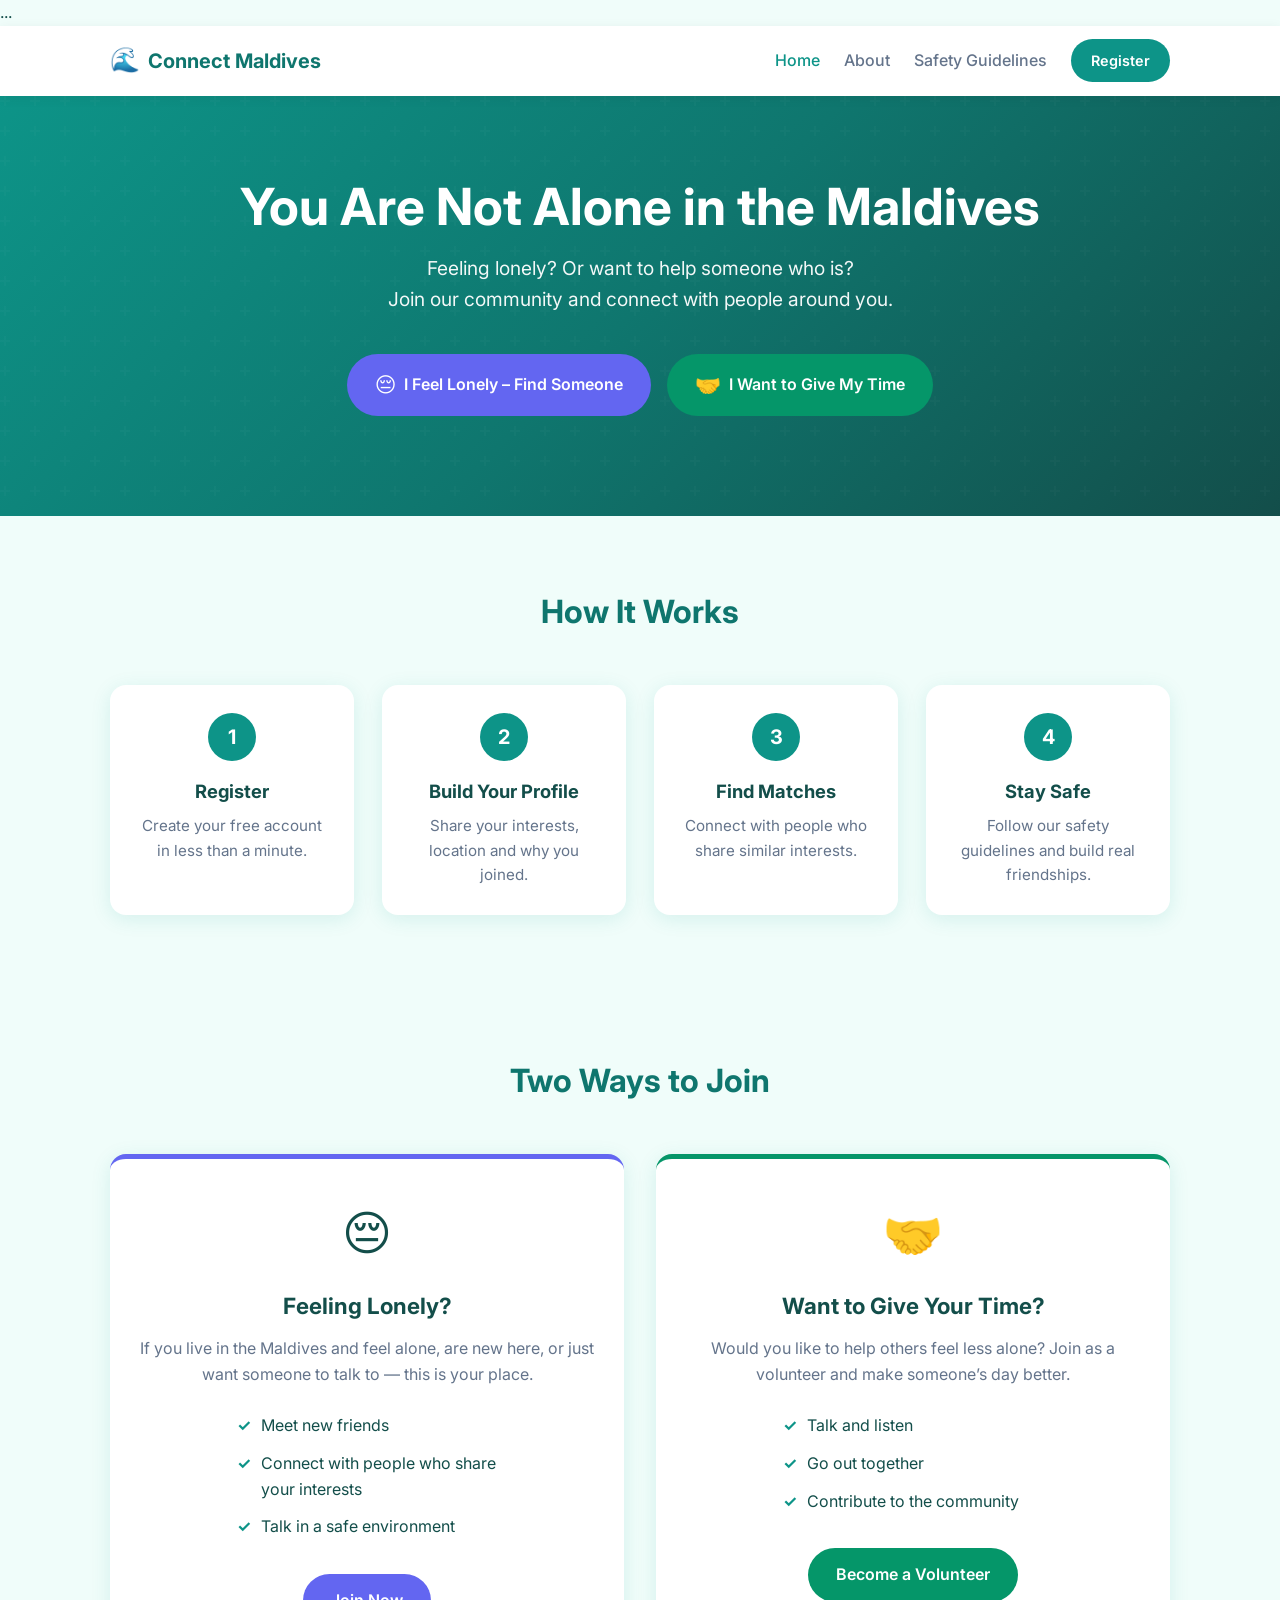
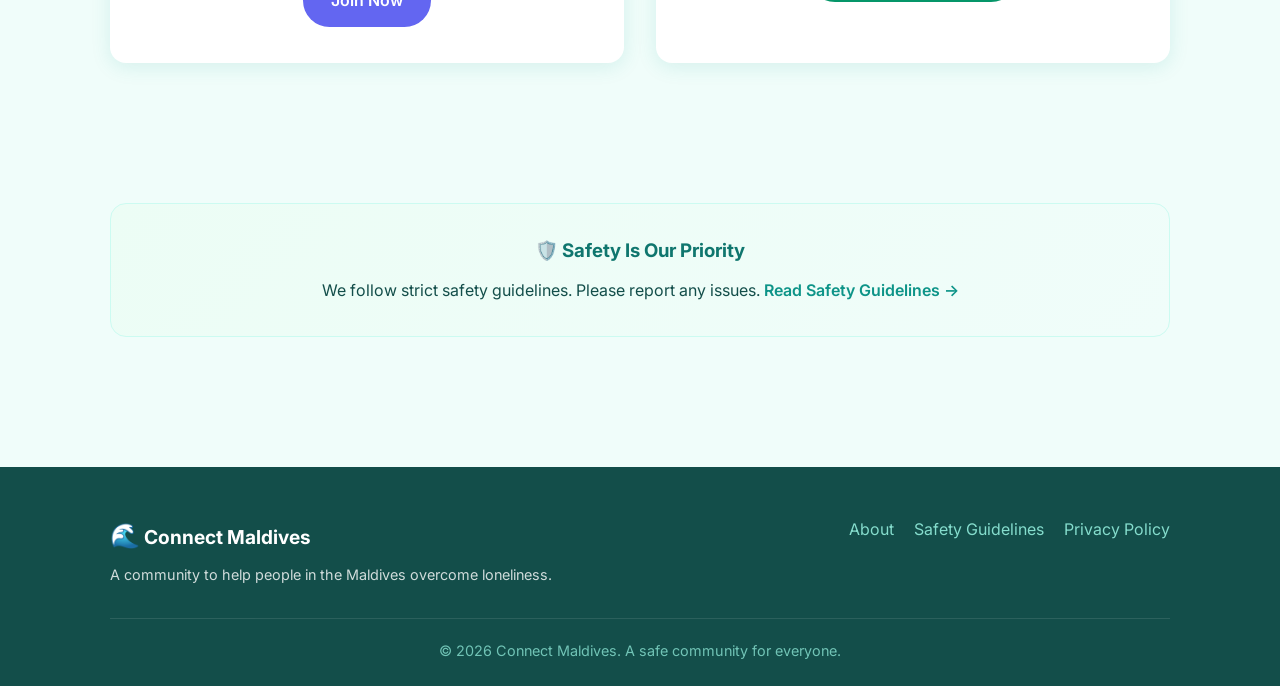
<file: index.html>
<!DOCTYPE html>
<html lang="en">
<head>
  <meta charset="UTF-8" />
  <meta name="viewport" content="width=device-width, initial-scale=1.0" />
  <title>Connect Maldives – You Are Not Alone</title>
  <meta name="description" content="A community platform for people living in the Maldives to overcome loneliness. Join and meet new people." />
  <link rel="stylesheet" href="styles.css" />
  <link rel="preconnect" href="https://fonts.googleapis.com" />
  <link rel="preconnect" href="https://fonts.gstatic.com" crossorigin />
  <link href="https://fonts.googleapis.com/css2?family=Inter:wght@400;500;600;700&display=swap" rel="stylesheet" />
  <meta charset="UTF-8" />
  <meta name="viewport" content="width=device-width, initial-scale=1.0" />
  <title>Connect Maldives – You Are Not Alone</title>
  <meta name="description" content="Feeling lonely in the Maldives? Connect Maldives is a free community platform where people living in the Maldives can meet others, make friends, and support each other. Join today.">
  ...
</head>
<body>
  <header class="header">
    <div class="container header-inner">
      <a href="index.html" class="logo">
        <span class="logo-icon">🌊</span>
        <span>Connect Maldives</span>
      </a>
      <nav class="nav">
        <a href="index.html" class="nav-link active">Home</a>
        <a href="about.html" class="nav-link">About</a>
        <a href="guidelines.html" class="nav-link">Safety Guidelines</a>
        <a href="register.html" class="btn btn-primary btn-sm">Register</a>
      </nav>
      <button class="menu-toggle" id="menuToggle" aria-label="Menu">☰</button>
    </div>
  </header>

  <section class="hero">
    <div class="container hero-content">
      <h1>You Are Not Alone in the Maldives</h1>
      <p class="hero-subtitle">
        Feeling lonely? Or want to help someone who is?<br />
        Join our community and connect with people around you.
      </p>
      <div class="hero-buttons">
        <a href="register.html?type=lonely" class="btn btn-lonely">
          <span class="btn-icon">😔</span>
          I Feel Lonely – Find Someone
        </a>
        <a href="register.html?type=helper" class="btn btn-helper">
          <span class="btn-icon">🤝</span>
          I Want to Give My Time
        </a>
      </div>
    </div>
  </section>

  <section class="section how-it-works">
    <div class="container">
      <h2 class="section-title">How It Works</h2>
      <div class="steps">
        <div class="step">
          <div class="step-number">1</div>
          <h3>Register</h3>
          <p>Create your free account in less than a minute.</p>
        </div>
        <div class="step">
          <div class="step-number">2</div>
          <h3>Build Your Profile</h3>
          <p>Share your interests, location and why you joined.</p>
        </div>
        <div class="step">
          <div class="step-number">3</div>
          <h3>Find Matches</h3>
          <p>Connect with people who share similar interests.</p>
        </div>
        <div class="step">
          <div class="step-number">4</div>
          <h3>Stay Safe</h3>
          <p>Follow our safety guidelines and build real friendships.</p>
        </div>
      </div>
    </div>
  </section>

  <section class="section options">
    <div class="container">
      <h2 class="section-title">Two Ways to Join</h2>
      <div class="option-cards">
        <div class="option-card lonely-card">
          <div class="option-icon">😔</div>
          <h3>Feeling Lonely?</h3>
          <p>If you live in the Maldives and feel alone, are new here, or just want someone to talk to — this is your place.</p>
          <ul>
            <li>Meet new friends</li>
            <li>Connect with people who share your interests</li>
            <li>Talk in a safe environment</li>
          </ul>
          <a href="register.html?type=lonely" class="btn btn-lonely">Join Now</a>
        </div>
        <div class="option-card helper-card">
          <div class="option-icon">🤝</div>
          <h3>Want to Give Your Time?</h3>
          <p>Would you like to help others feel less alone? Join as a volunteer and make someone’s day better.</p>
          <ul>
            <li>Talk and listen</li>
            <li>Go out together</li>
            <li>Contribute to the community</li>
          </ul>
          <a href="register.html?type=helper" class="btn btn-helper">Become a Volunteer</a>
        </div>
      </div>
    </div>
  </section>

  <section class="section safety-note">
    <div class="container">
      <div class="safety-box">
        <h3>🛡️ Safety Is Our Priority</h3>
        <p>
          We follow strict safety guidelines. Please report any issues.
          <a href="guidelines.html">Read Safety Guidelines →</a>
        </p>
      </div>
    </div>
  </section>

  <footer class="footer">
    <div class="container">
      <div class="footer-content">
        <div class="footer-brand">
          <span class="logo-icon">🌊</span> Connect Maldives
          <p>A community to help people in the Maldives overcome loneliness.</p>
        </div>
        <div class="footer-links">
          <a href="about.html">About</a>
          <a href="guidelines.html">Safety Guidelines</a>
          <a href="privacy.html">Privacy Policy</a>
        </div>
      </div>
      <div class="footer-bottom">
        <p>© 2026 Connect Maldives. A safe community for everyone.</p>
      </div>
    </div>
  </footer>

  <script src="script.js"></script>
</body>
</html>
</file>
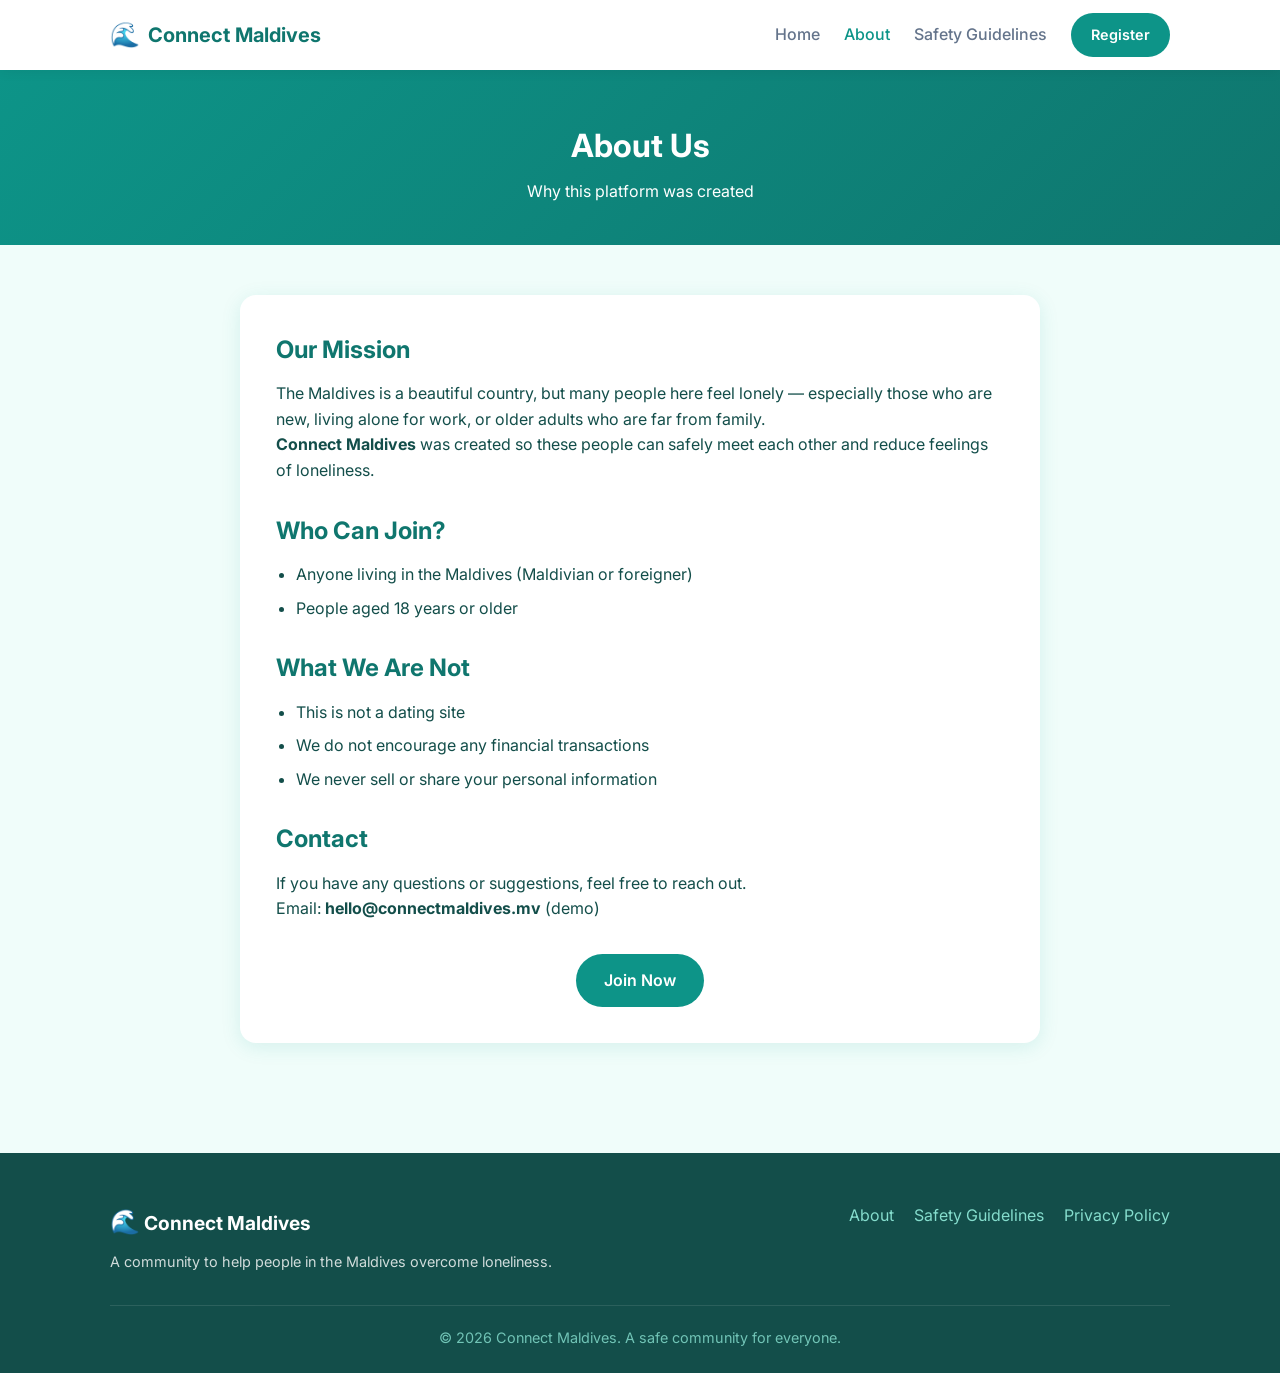
<file: about.html>
<!DOCTYPE html>
<html lang="en">
<head>
  <meta charset="UTF-8" />
  <meta name="viewport" content="width=device-width, initial-scale=1.0" />
  <title>About – Connect Maldives</title>
  <link rel="stylesheet" href="styles.css" />
  <link href="https://fonts.googleapis.com/css2?family=Inter:wght@400;500;600;700&display=swap" rel="stylesheet" />
</head>
<body>
  <header class="header">
    <div class="container header-inner">
      <a href="index.html" class="logo">
        <span class="logo-icon">🌊</span>
        <span>Connect Maldives</span>
      </a>
      <nav class="nav">
        <a href="index.html" class="nav-link">Home</a>
        <a href="about.html" class="nav-link active">About</a>
        <a href="guidelines.html" class="nav-link">Safety Guidelines</a>
        <a href="register.html" class="btn btn-primary btn-sm">Register</a>
      </nav>
      <button class="menu-toggle" id="menuToggle" aria-label="Menu">☰</button>
    </div>
  </header>

  <section class="page-header">
    <div class="container">
      <h1>About Us</h1>
      <p>Why this platform was created</p>
    </div>
  </section>

  <section class="page-content">
    <div class="container">
      <div class="content-box">
        <h2>Our Mission</h2>
        <p>
          The Maldives is a beautiful country, but many people here feel lonely —
          especially those who are new, living alone for work, or older adults who are far from family.
        </p>
        <p>
          <strong>Connect Maldives</strong> was created so these people can safely meet each other
          and reduce feelings of loneliness.
        </p>

        <h2>Who Can Join?</h2>
        <ul>
          <li>Anyone living in the Maldives (Maldivian or foreigner)</li>
          <li>People aged 18 years or older</li>
        </ul>

        <h2>What We Are Not</h2>
        <ul>
          <li>This is not a dating site</li>
          <li>We do not encourage any financial transactions</li>
          <li>We never sell or share your personal information</li>
        </ul>

        <h2>Contact</h2>
        <p>
          If you have any questions or suggestions, feel free to reach out.<br />
          Email: <strong>hello@connectmaldives.mv</strong> (demo)
        </p>

        <div style="margin-top: 32px; text-align: center;">
          <a href="register.html" class="btn btn-primary">Join Now</a>
        </div>
      </div>
    </div>
  </section>

  <footer class="footer">
    <div class="container">
      <div class="footer-content">
        <div class="footer-brand">
          <span class="logo-icon">🌊</span> Connect Maldives
          <p>A community to help people in the Maldives overcome loneliness.</p>
        </div>
        <div class="footer-links">
          <a href="about.html">About</a>
          <a href="guidelines.html">Safety Guidelines</a>
          <a href="privacy.html">Privacy Policy</a>
        </div>
      </div>
      <div class="footer-bottom">
        <p>© 2026 Connect Maldives. A safe community for everyone.</p>
      </div>
    </div>
  </footer>
  <script src="script.js"></script>
</body>
</html>
</file>
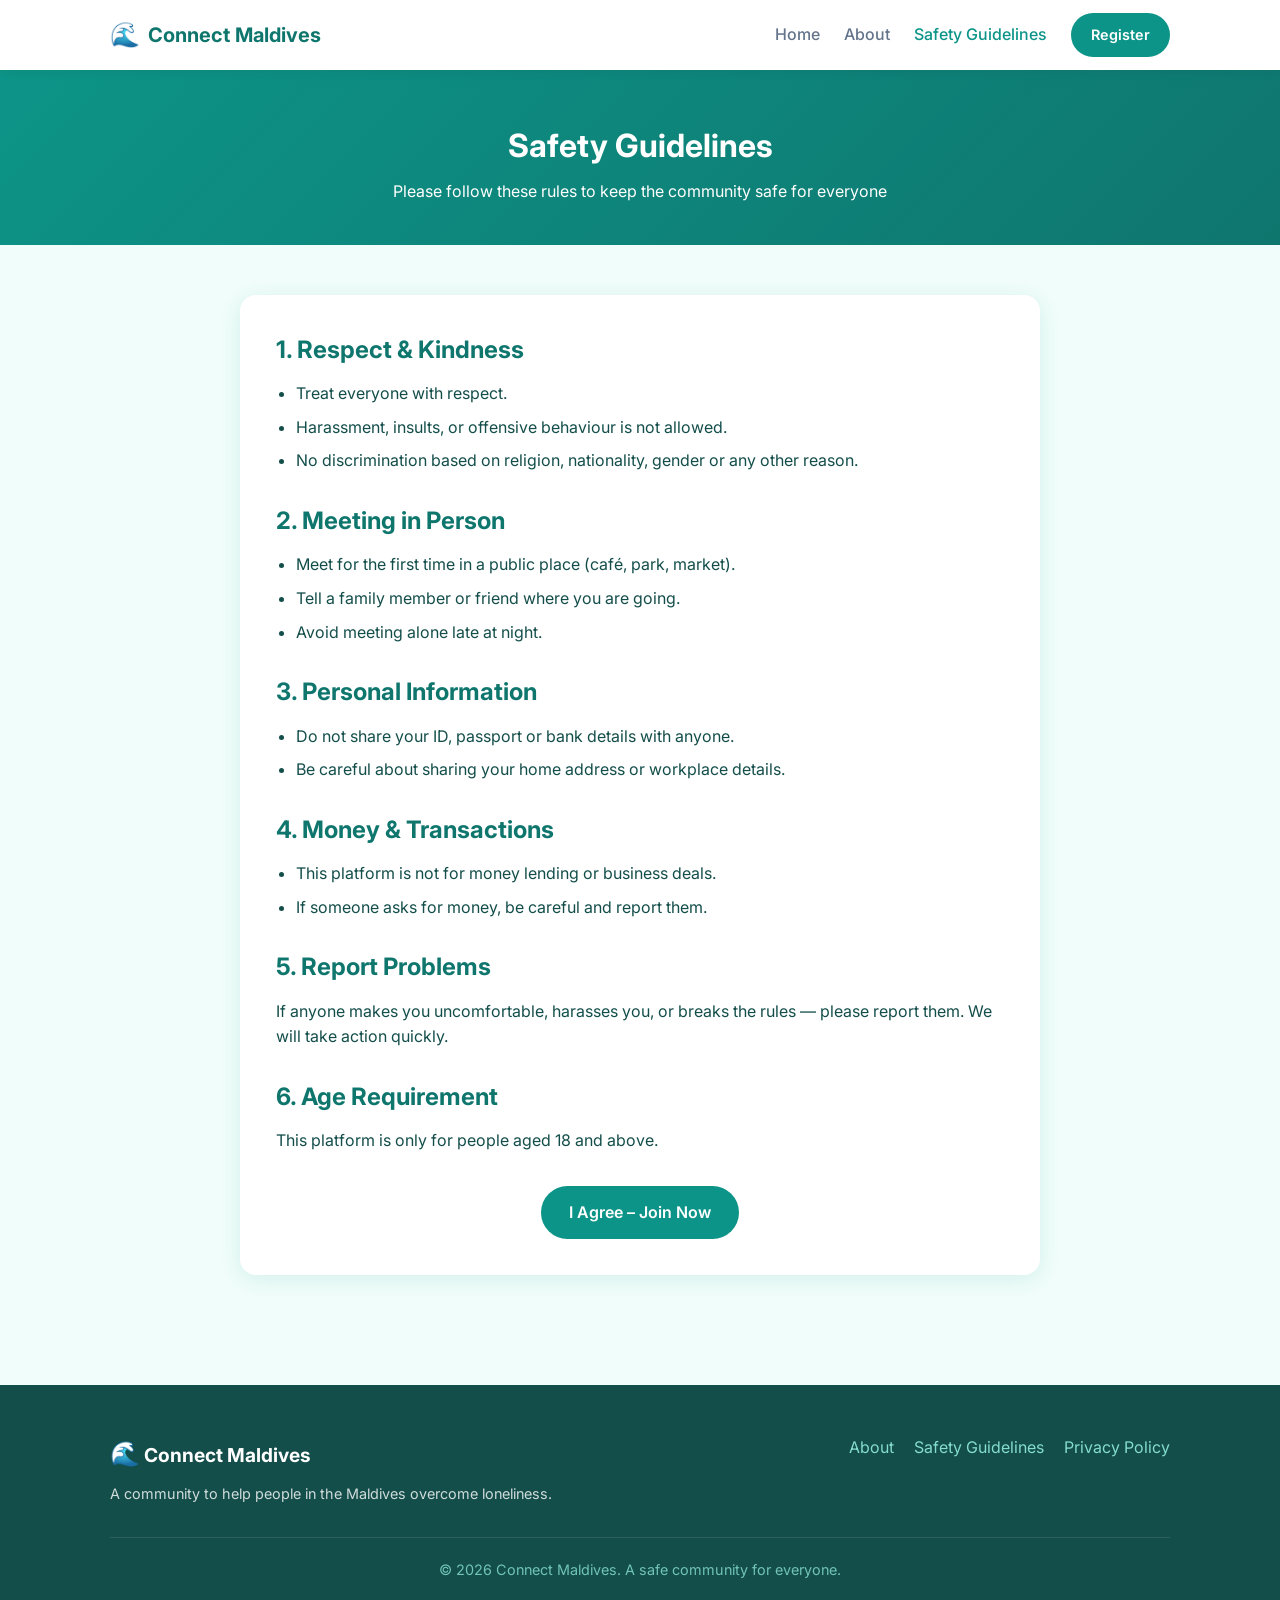
<file: guidelines.html>
<!DOCTYPE html>
<html lang="en">
<head>
  <meta charset="UTF-8" />
  <meta name="viewport" content="width=device-width, initial-scale=1.0" />
  <title>Safety Guidelines – Connect Maldives</title>
  <link rel="stylesheet" href="styles.css" />
  <link href="https://fonts.googleapis.com/css2?family=Inter:wght@400;500;600;700&display=swap" rel="stylesheet" />
</head>
<body>
  <header class="header">
    <div class="container header-inner">
      <a href="index.html" class="logo">
        <span class="logo-icon">🌊</span>
        <span>Connect Maldives</span>
      </a>
      <nav class="nav">
        <a href="index.html" class="nav-link">Home</a>
        <a href="about.html" class="nav-link">About</a>
        <a href="guidelines.html" class="nav-link active">Safety Guidelines</a>
        <a href="register.html" class="btn btn-primary btn-sm">Register</a>
      </nav>
      <button class="menu-toggle" id="menuToggle" aria-label="Menu">☰</button>
    </div>
  </header>

  <section class="page-header">
    <div class="container">
      <h1>Safety Guidelines</h1>
      <p>Please follow these rules to keep the community safe for everyone</p>
    </div>
  </section>

  <section class="page-content">
    <div class="container">
      <div class="content-box">
        <h2>1. Respect & Kindness</h2>
        <ul>
          <li>Treat everyone with respect.</li>
          <li>Harassment, insults, or offensive behaviour is not allowed.</li>
          <li>No discrimination based on religion, nationality, gender or any other reason.</li>
        </ul>

        <h2>2. Meeting in Person</h2>
        <ul>
          <li>Meet for the first time in a public place (café, park, market).</li>
          <li>Tell a family member or friend where you are going.</li>
          <li>Avoid meeting alone late at night.</li>
        </ul>

        <h2>3. Personal Information</h2>
        <ul>
          <li>Do not share your ID, passport or bank details with anyone.</li>
          <li>Be careful about sharing your home address or workplace details.</li>
        </ul>

        <h2>4. Money & Transactions</h2>
        <ul>
          <li>This platform is not for money lending or business deals.</li>
          <li>If someone asks for money, be careful and report them.</li>
        </ul>

        <h2>5. Report Problems</h2>
        <p>
          If anyone makes you uncomfortable, harasses you, or breaks the rules —
          please report them. We will take action quickly.
        </p>

        <h2>6. Age Requirement</h2>
        <p>This platform is only for people aged 18 and above.</p>

        <div style="margin-top: 32px; text-align: center;">
          <a href="register.html" class="btn btn-primary">I Agree – Join Now</a>
        </div>
      </div>
    </div>
  </section>

  <footer class="footer">
    <div class="container">
      <div class="footer-content">
        <div class="footer-brand">
          <span class="logo-icon">🌊</span> Connect Maldives
          <p>A community to help people in the Maldives overcome loneliness.</p>
        </div>
        <div class="footer-links">
          <a href="about.html">About</a>
          <a href="guidelines.html">Safety Guidelines</a>
          <a href="privacy.html">Privacy Policy</a>
        </div>
      </div>
      <div class="footer-bottom">
        <p>© 2026 Connect Maldives. A safe community for everyone.</p>
      </div>
    </div>
  </footer>
  <script src="script.js"></script>
</body>
</html>
</file>
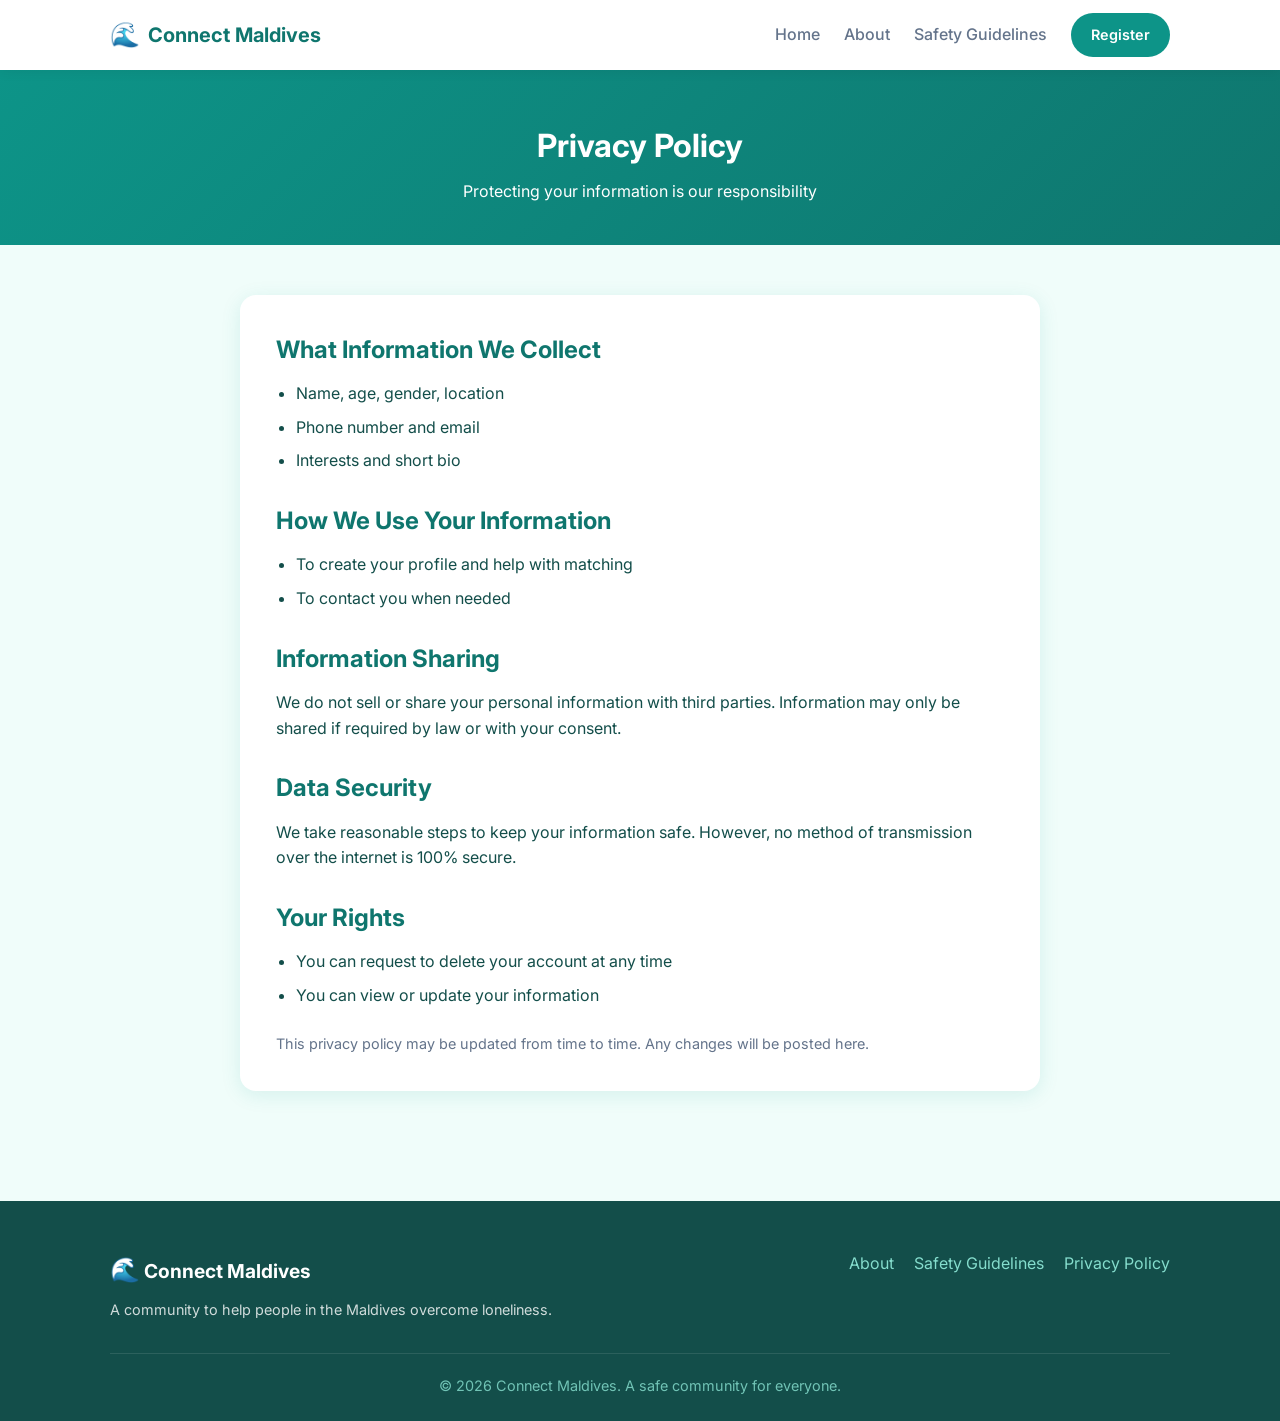
<file: privacy.html>
<!DOCTYPE html>
<html lang="en">
<head>
  <meta charset="UTF-8" />
  <meta name="viewport" content="width=device-width, initial-scale=1.0" />
  <title>Privacy Policy – Connect Maldives</title>
  <link rel="stylesheet" href="styles.css" />
  <link href="https://fonts.googleapis.com/css2?family=Inter:wght@400;500;600;700&display=swap" rel="stylesheet" />
</head>
<body>
  <header class="header">
    <div class="container header-inner">
      <a href="index.html" class="logo">
        <span class="logo-icon">🌊</span>
        <span>Connect Maldives</span>
      </a>
      <nav class="nav">
        <a href="index.html" class="nav-link">Home</a>
        <a href="about.html" class="nav-link">About</a>
        <a href="guidelines.html" class="nav-link">Safety Guidelines</a>
        <a href="register.html" class="btn btn-primary btn-sm">Register</a>
      </nav>
      <button class="menu-toggle" id="menuToggle" aria-label="Menu">☰</button>
    </div>
  </header>

  <section class="page-header">
    <div class="container">
      <h1>Privacy Policy</h1>
      <p>Protecting your information is our responsibility</p>
    </div>
  </section>

  <section class="page-content">
    <div class="container">
      <div class="content-box">
        <h2>What Information We Collect</h2>
        <ul>
          <li>Name, age, gender, location</li>
          <li>Phone number and email</li>
          <li>Interests and short bio</li>
        </ul>

        <h2>How We Use Your Information</h2>
        <ul>
          <li>To create your profile and help with matching</li>
          <li>To contact you when needed</li>
        </ul>

        <h2>Information Sharing</h2>
        <p>
          We do not sell or share your personal information with third parties.
          Information may only be shared if required by law or with your consent.
        </p>

        <h2>Data Security</h2>
        <p>
          We take reasonable steps to keep your information safe.
          However, no method of transmission over the internet is 100% secure.
        </p>

        <h2>Your Rights</h2>
        <ul>
          <li>You can request to delete your account at any time</li>
          <li>You can view or update your information</li>
        </ul>

        <p style="margin-top: 24px; color: var(--gray); font-size: 0.9rem;">
          This privacy policy may be updated from time to time. Any changes will be posted here.
        </p>
      </div>
    </div>
  </section>

  <footer class="footer">
    <div class="container">
      <div class="footer-content">
        <div class="footer-brand">
          <span class="logo-icon">🌊</span> Connect Maldives
          <p>A community to help people in the Maldives overcome loneliness.</p>
        </div>
        <div class="footer-links">
          <a href="about.html">About</a>
          <a href="guidelines.html">Safety Guidelines</a>
          <a href="privacy.html">Privacy Policy</a>
        </div>
      </div>
      <div class="footer-bottom">
        <p>© 2026 Connect Maldives. A safe community for everyone.</p>
      </div>
    </div>
  </footer>
  <script src="script.js"></script>
</body>
</html>
</file>
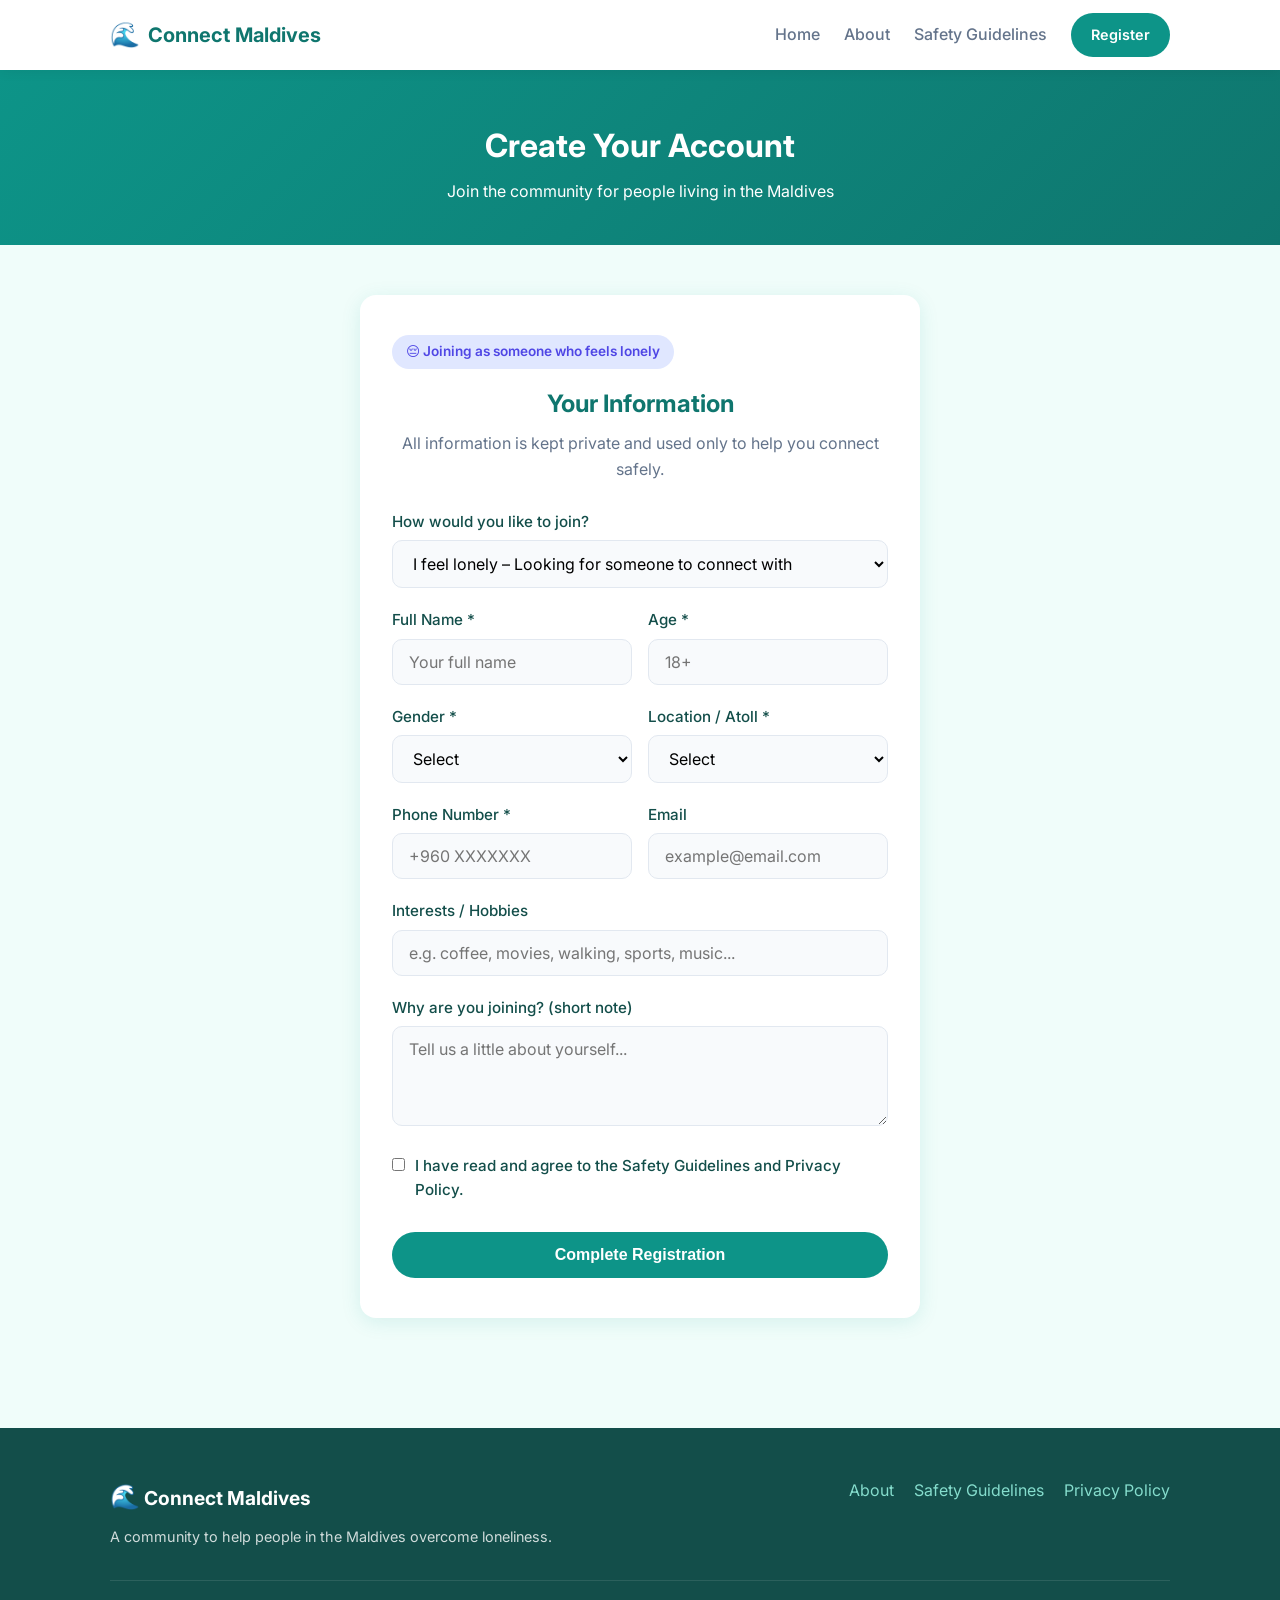
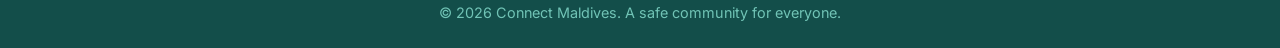
<file: register.html>
<!DOCTYPE html>
<html lang="en">
<head>
  <meta charset="UTF-8" />
  <meta name="viewport" content="width=device-width, initial-scale=1.0" />
  <title>Register – Connect Maldives</title>
  <link rel="stylesheet" href="styles.css" />
  <link href="https://fonts.googleapis.com/css2?family=Inter:wght@400;500;600;700&display=swap" rel="stylesheet" />
</head>
<body>
  <header class="header">
    <div class="container header-inner">
      <a href="index.html" class="logo">
        <span class="logo-icon">🌊</span>
        <span>Connect Maldives</span>
      </a>
      <nav class="nav">
        <a href="index.html" class="nav-link">Home</a>
        <a href="about.html" class="nav-link">About</a>
        <a href="guidelines.html" class="nav-link">Safety Guidelines</a>
        <a href="register.html" class="btn btn-primary btn-sm">Register</a>
      </nav>
      <button class="menu-toggle" id="menuToggle" aria-label="Menu">☰</button>
    </div>
  </header>

  <section class="page-header">
    <div class="container">
      <h1>Create Your Account</h1>
      <p>Join the community for people living in the Maldives</p>
    </div>
  </section>

  <section class="page-content">
    <div class="container">
      <div class="form-section" id="registerForm">
        <div id="typeBadge" class="type-badge type-lonely">😔 Joining as someone who feels lonely</div>
        
        <h2>Your Information</h2>
        <p class="subtitle">All information is kept private and used only to help you connect safely.</p>

        <form id="mainForm">
          <div class="form-group">
            <label for="userType">How would you like to join?</label>
            <select id="userType" name="userType" required>
              <option value="lonely">I feel lonely – Looking for someone to connect with</option>
              <option value="helper">I want to give my time (Volunteer)</option>
            </select>
          </div>

          <div class="form-row">
            <div class="form-group">
              <label for="fullName">Full Name *</label>
              <input type="text" id="fullName" name="fullName" required placeholder="Your full name" />
            </div>
            <div class="form-group">
              <label for="age">Age *</label>
              <input type="number" id="age" name="age" min="18" max="100" required placeholder="18+" />
            </div>
          </div>

          <div class="form-row">
            <div class="form-group">
              <label for="gender">Gender *</label>
              <select id="gender" name="gender" required>
                <option value="">Select</option>
                <option value="male">Male</option>
                <option value="female">Female</option>
                <option value="other">Other / Prefer not to say</option>
              </select>
            </div>
            <div class="form-group">
              <label for="atoll">Location / Atoll *</label>
              <select id="atoll" name="atoll" required>
                <option value="">Select</option>
                <option value="Male">Malé</option>
                <option value="Hulhumale">Hulhumalé</option>
                <option value="Addu">Addu City</option>
                <option value="Haa Alifu">Haa Alifu</option>
                <option value="Haa Dhaalu">Haa Dhaalu</option>
                <option value="Shaviyani">Shaviyani</option>
                <option value="Noonu">Noonu</option>
                <option value="Raa">Raa</option>
                <option value="Baa">Baa</option>
                <option value="Lhaviyani">Lhaviyani</option>
                <option value="Kaafu">Kaafu</option>
                <option value="Alifu Alifu">Alifu Alifu</option>
                <option value="Alifu Dhaalu">Alifu Dhaalu</option>
                <option value="Vaavu">Vaavu</option>
                <option value="Meemu">Meemu</option>
                <option value="Faafu">Faafu</option>
                <option value="Dhaalu">Dhaalu</option>
                <option value="Thaa">Thaa</option>
                <option value="Laamu">Laamu</option>
                <option value="Gaafu Alifu">Gaafu Alifu</option>
                <option value="Gaafu Dhaalu">Gaafu Dhaalu</option>
                <option value="Gnaviyani">Gnaviyani (Fuvahmulah)</option>
                <option value="Other">Other</option>
              </select>
            </div>
          </div>

          <div class="form-row">
            <div class="form-group">
              <label for="phone">Phone Number *</label>
              <input type="tel" id="phone" name="phone" required placeholder="+960 XXXXXXX" />
            </div>
            <div class="form-group">
              <label for="email">Email</label>
              <input type="email" id="email" name="email" placeholder="example@email.com" />
            </div>
          </div>

          <div class="form-group">
            <label for="interests">Interests / Hobbies</label>
            <input type="text" id="interests" name="interests" placeholder="e.g. coffee, movies, walking, sports, music..." />
          </div>

          <div class="form-group">
            <label for="bio">Why are you joining? (short note)</label>
            <textarea id="bio" name="bio" placeholder="Tell us a little about yourself..."></textarea>
          </div>

          <div class="form-group">
            <label style="display: flex; align-items: flex-start; gap: 10px; cursor: pointer;">
              <input type="checkbox" id="agree" required style="width: auto; margin-top: 4px;" />
              <span>I have read and agree to the <a href="guidelines.html" target="_blank">Safety Guidelines</a> and <a href="privacy.html" target="_blank">Privacy Policy</a>.</span>
            </label>
          </div>

          <button type="submit" class="btn btn-primary" style="width: 100%; margin-top: 10px;">
            Complete Registration
          </button>
        </form>
      </div>

      <div class="form-section success-message" id="successMessage">
        <div class="success-icon">✅</div>
        <h2>Registration Successful!</h2>
        <p style="margin: 16px 0 28px; color: var(--gray);">
          Thank you for joining!<br />
          We will get in touch with you soon.
        </p>
        <a href="index.html" class="btn btn-primary">Back to Home</a>
      </div>
    </div>
  </section>

  <footer class="footer">
    <div class="container">
      <div class="footer-content">
        <div class="footer-brand">
          <span class="logo-icon">🌊</span> Connect Maldives
          <p>A community to help people in the Maldives overcome loneliness.</p>
        </div>
        <div class="footer-links">
          <a href="about.html">About</a>
          <a href="guidelines.html">Safety Guidelines</a>
          <a href="privacy.html">Privacy Policy</a>
        </div>
      </div>
      <div class="footer-bottom">
        <p>© 2026 Connect Maldives. A safe community for everyone.</p>
      </div>
    </div>
  </footer>

  <script src="script.js"></script>
  <script>
    const params = new URLSearchParams(window.location.search);
    const type = params.get('type') || 'lonely';
    const userTypeSelect = document.getElementById('userType');
    const typeBadge = document.getElementById('typeBadge');

    if (type === 'helper') {
      userTypeSelect.value = 'helper';
      typeBadge.textContent = '🤝 Joining as a volunteer';
      typeBadge.className = 'type-badge type-helper';
    }

    userTypeSelect.addEventListener('change', function() {
      if (this.value === 'helper') {
        typeBadge.textContent = '🤝 Joining as a volunteer';
        typeBadge.className = 'type-badge type-helper';
      } else {
        typeBadge.textContent = '😔 Joining as someone who feels lonely';
        typeBadge.className = 'type-badge type-lonely';
      }
    });

    document.getElementById('mainForm').addEventListener('submit', function(e) {
      e.preventDefault();
      
      const formData = {
        userType: userTypeSelect.value,
        fullName: document.getElementById('fullName').value,
        age: document.getElementById('age').value,
        gender: document.getElementById('gender').value,
        atoll: document.getElementById('atoll').value,
        phone: document.getElementById('phone').value,
        email: document.getElementById('email').value,
        interests: document.getElementById('interests').value,
        bio: document.getElementById('bio').value,
        registeredAt: new Date().toISOString()
      };

      let users = JSON.parse(localStorage.getItem('connectMaldivesUsers') || '[]');
      users.push(formData);
      localStorage.setItem('connectMaldivesUsers', JSON.stringify(users));

      document.getElementById('registerForm').style.display = 'none';
      document.getElementById('successMessage').classList.add('show');
    });
  </script>
</body>
</html>
</file>
<file: styles.css>
/* ===== Reset & Base ===== */
* {
  margin: 0;
  padding: 0;
  box-sizing: border-box;
}

:root {
  --primary: #0d9488;
  --primary-dark: #0f766e;
  --lonely: #6366f1;
  --lonely-dark: #4f46e5;
  --helper: #059669;
  --helper-dark: #047857;
  --bg: #f0fdfa;
  --white: #ffffff;
  --text: #134e4a;
  --text-light: #5eead4;
  --gray: #64748b;
  --border: #ccfbf1;
  --shadow: 0 4px 20px rgba(13, 148, 136, 0.12);
  --radius: 16px;
}

body {
  font-family: Inter, system-ui, sans-serif;
  background: var(--bg);
  color: var(--text);
  line-height: 1.6;
  min-height: 100vh;
}

.container {
  width: 100%;
  max-width: 1100px;
  margin: 0 auto;
  padding: 0 20px;
}

a {
  text-decoration: none;
  color: inherit;
}

/* ===== Header ===== */
.header {
  background: var(--white);
  box-shadow: 0 2px 12px rgba(0,0,0,0.06);
  position: sticky;
  top: 0;
  z-index: 100;
}

.header-inner {
  display: flex;
  align-items: center;
  justify-content: space-between;
  height: 70px;
}

.logo {
  display: flex;
  align-items: center;
  gap: 8px;
  font-weight: 700;
  font-size: 1.25rem;
  color: var(--primary-dark);
}

.logo-icon {
  font-size: 1.5rem;
}

.nav {
  display: flex;
  align-items: center;
  gap: 24px;
}

.nav-link {
  font-weight: 500;
  color: var(--gray);
  transition: color 0.2s;
}

.nav-link:hover,
.nav-link.active {
  color: var(--primary);
}

.menu-toggle {
  display: none;
  background: none;
  border: none;
  font-size: 1.5rem;
  cursor: pointer;
  color: var(--text);
}

/* ===== Buttons ===== */
.btn {
  display: inline-flex;
  align-items: center;
  justify-content: center;
  gap: 8px;
  padding: 14px 28px;
  border-radius: 50px;
  font-weight: 600;
  font-size: 1rem;
  border: none;
  cursor: pointer;
  transition: all 0.25s ease;
  text-align: center;
}

.btn-sm {
  padding: 10px 20px;
  font-size: 0.9rem;
}

.btn-primary {
  background: var(--primary);
  color: white;
}

.btn-primary:hover {
  background: var(--primary-dark);
  transform: translateY(-2px);
}

.btn-lonely {
  background: var(--lonely);
  color: white;
}

.btn-lonely:hover {
  background: var(--lonely-dark);
  transform: translateY(-2px);
  box-shadow: 0 8px 25px rgba(99, 102, 241, 0.35);
}

.btn-helper {
  background: var(--helper);
  color: white;
}

.btn-helper:hover {
  background: var(--helper-dark);
  transform: translateY(-2px);
  box-shadow: 0 8px 25px rgba(5, 150, 105, 0.35);
}

.btn-outline {
  background: transparent;
  border: 2px solid var(--primary);
  color: var(--primary);
}

.btn-outline:hover {
  background: var(--primary);
  color: white;
}

.btn-icon {
  font-size: 1.3rem;
}

/* ===== Hero ===== */
.hero {
  background: linear-gradient(135deg, #0d9488 0%, #0f766e 50%, #134e4a 100%);
  color: white;
  padding: 80px 0 100px;
  text-align: center;
  position: relative;
  overflow: hidden;
}

.hero::before {
  content: '';
  position: absolute;
  top: 0;
  left: 0;
  right: 0;
  bottom: 0;
  background: url("data:image/svg+xml,%3Csvg width='60' height='60' viewBox='0 0 60 60' xmlns='http://www.w3.org/2000/svg'%3E%3Cg fill='none' fill-rule='evenodd'%3E%3Cg fill='%23ffffff' fill-opacity='0.05'%3E%3Cpath d='M36 34v-4h-2v4h-4v2h4v4h2v-4h4v-2h-4zm0-30V0h-2v4h-4v2h4v4h2V6h4V4h-4zM6 34v-4H4v4H0v2h4v4h2v-4h4v-2H6zM6 4V0H4v4H0v2h4v4h2V6h4V4H6z'/%3E%3C/g%3E%3C/g%3E%3C/svg%3E");
  opacity: 0.4;
}

.hero-content {
  position: relative;
  z-index: 1;
}

.hero h1 {
  font-size: clamp(2rem, 5vw, 3.2rem);
  font-weight: 700;
  margin-bottom: 16px;
  line-height: 1.2;
}

.hero-subtitle {
  font-size: 1.2rem;
  opacity: 0.95;
  max-width: 600px;
  margin: 0 auto 40px;
}

.hero-buttons {
  display: flex;
  flex-wrap: wrap;
  gap: 16px;
  justify-content: center;
}

/* ===== Sections ===== */
.section {
  padding: 70px 0;
}

.section-title {
  text-align: center;
  font-size: 2rem;
  font-weight: 700;
  margin-bottom: 48px;
  color: var(--primary-dark);
}

/* How it works */
.steps {
  display: grid;
  grid-template-columns: repeat(auto-fit, minmax(220px, 1fr));
  gap: 28px;
}

.step {
  background: var(--white);
  padding: 28px 24px;
  border-radius: var(--radius);
  box-shadow: var(--shadow);
  text-align: center;
  transition: transform 0.25s;
}

.step:hover {
  transform: translateY(-6px);
}

.step-number {
  width: 48px;
  height: 48px;
  background: var(--primary);
  color: white;
  border-radius: 50%;
  display: flex;
  align-items: center;
  justify-content: center;
  font-weight: 700;
  font-size: 1.25rem;
  margin: 0 auto 16px;
}

.step h3 {
  margin-bottom: 8px;
  font-size: 1.15rem;
}

.step p {
  color: var(--gray);
  font-size: 0.95rem;
}

/* Option Cards */
.option-cards {
  display: grid;
  grid-template-columns: repeat(auto-fit, minmax(300px, 1fr));
  gap: 32px;
}

.option-card {
  background: var(--white);
  border-radius: var(--radius);
  padding: 36px 28px;
  box-shadow: var(--shadow);
  text-align: center;
  border-top: 5px solid transparent;
}

.lonely-card {
  border-top-color: var(--lonely);
}

.helper-card {
  border-top-color: var(--helper);
}

.option-icon {
  font-size: 3rem;
  margin-bottom: 16px;
}

.option-card h3 {
  font-size: 1.4rem;
  margin-bottom: 12px;
}

.option-card p {
  color: var(--gray);
  margin-bottom: 20px;
}

.option-card ul {
  list-style: none;
  text-align: left;
  margin: 0 auto 28px;
  max-width: 260px;
}

.option-card ul li {
  padding: 6px 0;
  padding-left: 24px;
  position: relative;
}

.option-card ul li::before {
  content: '✓';
  position: absolute;
  left: 0;
  color: var(--primary);
  font-weight: 700;
}

/* Safety */
.safety-box {
  background: linear-gradient(135deg, #ecfdf5, #f0fdfa);
  border: 1px solid var(--border);
  border-radius: var(--radius);
  padding: 32px;
  text-align: center;
}

.safety-box h3 {
  margin-bottom: 12px;
  color: var(--primary-dark);
}

.safety-box a {
  color: var(--primary);
  font-weight: 600;
}

/* ===== Forms ===== */
.form-section {
  max-width: 560px;
  margin: 0 auto;
  background: var(--white);
  padding: 40px 32px;
  border-radius: var(--radius);
  box-shadow: var(--shadow);
}

.form-section h2 {
  text-align: center;
  margin-bottom: 8px;
  color: var(--primary-dark);
}

.form-section .subtitle {
  text-align: center;
  color: var(--gray);
  margin-bottom: 28px;
}

.form-group {
  margin-bottom: 20px;
}

.form-group label {
  display: block;
  font-weight: 500;
  margin-bottom: 6px;
  font-size: 0.95rem;
}

.form-group input,
.form-group select,
.form-group textarea {
  width: 100%;
  padding: 12px 16px;
  border: 1.5px solid #e2e8f0;
  border-radius: 10px;
  font-size: 1rem;
  font-family: inherit;
  transition: border-color 0.2s;
  background: #f8fafc;
}

.form-group input:focus,
.form-group select:focus,
.form-group textarea:focus {
  outline: none;
  border-color: var(--primary);
  background: white;
}

.form-group textarea {
  min-height: 100px;
  resize: vertical;
}

.form-row {
  display: grid;
  grid-template-columns: 1fr 1fr;
  gap: 16px;
}

.type-badge {
  display: inline-block;
  padding: 6px 14px;
  border-radius: 50px;
  font-size: 0.85rem;
  font-weight: 600;
  margin-bottom: 16px;
}

.type-lonely {
  background: #e0e7ff;
  color: var(--lonely-dark);
}

.type-helper {
  background: #d1fae5;
  color: var(--helper-dark);
}

.form-note {
  font-size: 0.85rem;
  color: var(--gray);
  margin-top: 8px;
}

.success-message {
  display: none;
  text-align: center;
  padding: 40px 20px;
}

.success-message.show {
  display: block;
}

.success-icon {
  font-size: 4rem;
  margin-bottom: 16px;
}

/* ===== Footer ===== */
.footer {
  background: #134e4a;
  color: #99f6e4;
  padding: 50px 0 24px;
  margin-top: 60px;
}

.footer-content {
  display: flex;
  flex-wrap: wrap;
  justify-content: space-between;
  gap: 32px;
  margin-bottom: 32px;
}

.footer-brand {
  font-weight: 700;
  font-size: 1.2rem;
  color: white;
}

.footer-brand p {
  font-weight: 400;
  font-size: 0.9rem;
  margin-top: 8px;
  opacity: 0.8;
}

.footer-links {
  display: flex;
  flex-wrap: wrap;
  gap: 20px;
}

.footer-links a {
  opacity: 0.85;
  transition: opacity 0.2s;
}

.footer-links a:hover {
  opacity: 1;
  color: white;
}

.footer-bottom {
  border-top: 1px solid rgba(255,255,255,0.15);
  padding-top: 20px;
  text-align: center;
  font-size: 0.9rem;
  opacity: 0.7;
}

/* ===== Page specific ===== */
.page-header {
  background: linear-gradient(135deg, #0d9488, #0f766e);
  color: white;
  padding: 50px 0 40px;
  text-align: center;
}

.page-header h1 {
  font-size: 2rem;
  margin-bottom: 8px;
}

.page-content {
  padding: 50px 0;
}

.content-box {
  background: var(--white);
  padding: 36px;
  border-radius: var(--radius);
  box-shadow: var(--shadow);
  max-width: 800px;
  margin: 0 auto;
}

.content-box h2 {
  color: var(--primary-dark);
  margin: 28px 0 12px;
}

.content-box h2:first-child {
  margin-top: 0;
}

.content-box ul {
  padding-left: 20px;
  margin: 12px 0;
}

.content-box li {
  margin-bottom: 8px;
}

/* ===== Responsive ===== */
@media (max-width: 768px) {
  .nav {
    display: none;
  }

  .menu-toggle {
    display: block;
  }

  .nav.open {
    display: flex;
    flex-direction: column;
    position: absolute;
    top: 70px;
    left: 0;
    right: 0;
    background: white;
    padding: 20px;
    box-shadow: 0 10px 30px rgba(0,0,0,0.1);
    gap: 16px;
  }

  .hero {
    padding: 60px 0 70px;
  }

  .hero-buttons {
    flex-direction: column;
    align-items: center;
  }

  .hero-buttons .btn {
    width: 100%;
    max-width: 320px;
  }

  .form-row {
    grid-template-columns: 1fr;
  }

  .form-section {
    padding: 28px 20px;
  }
}
</file>
